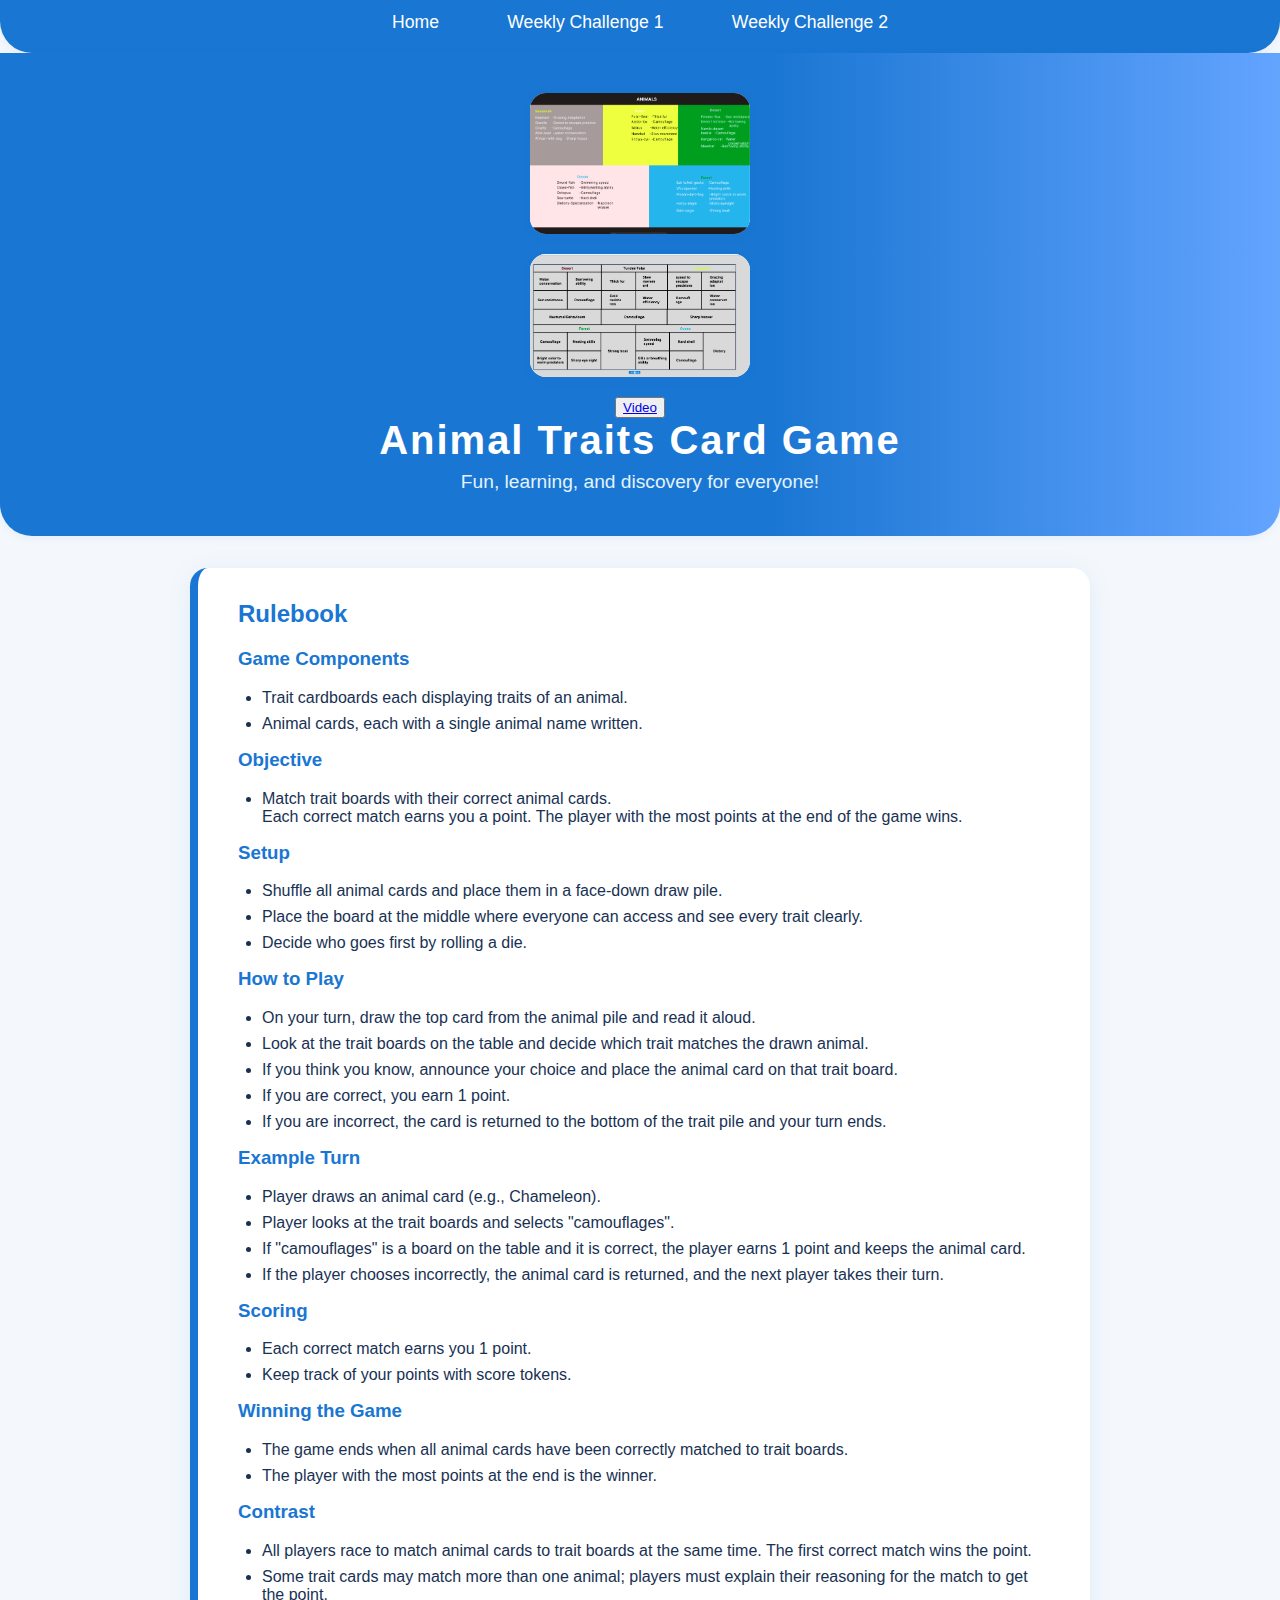
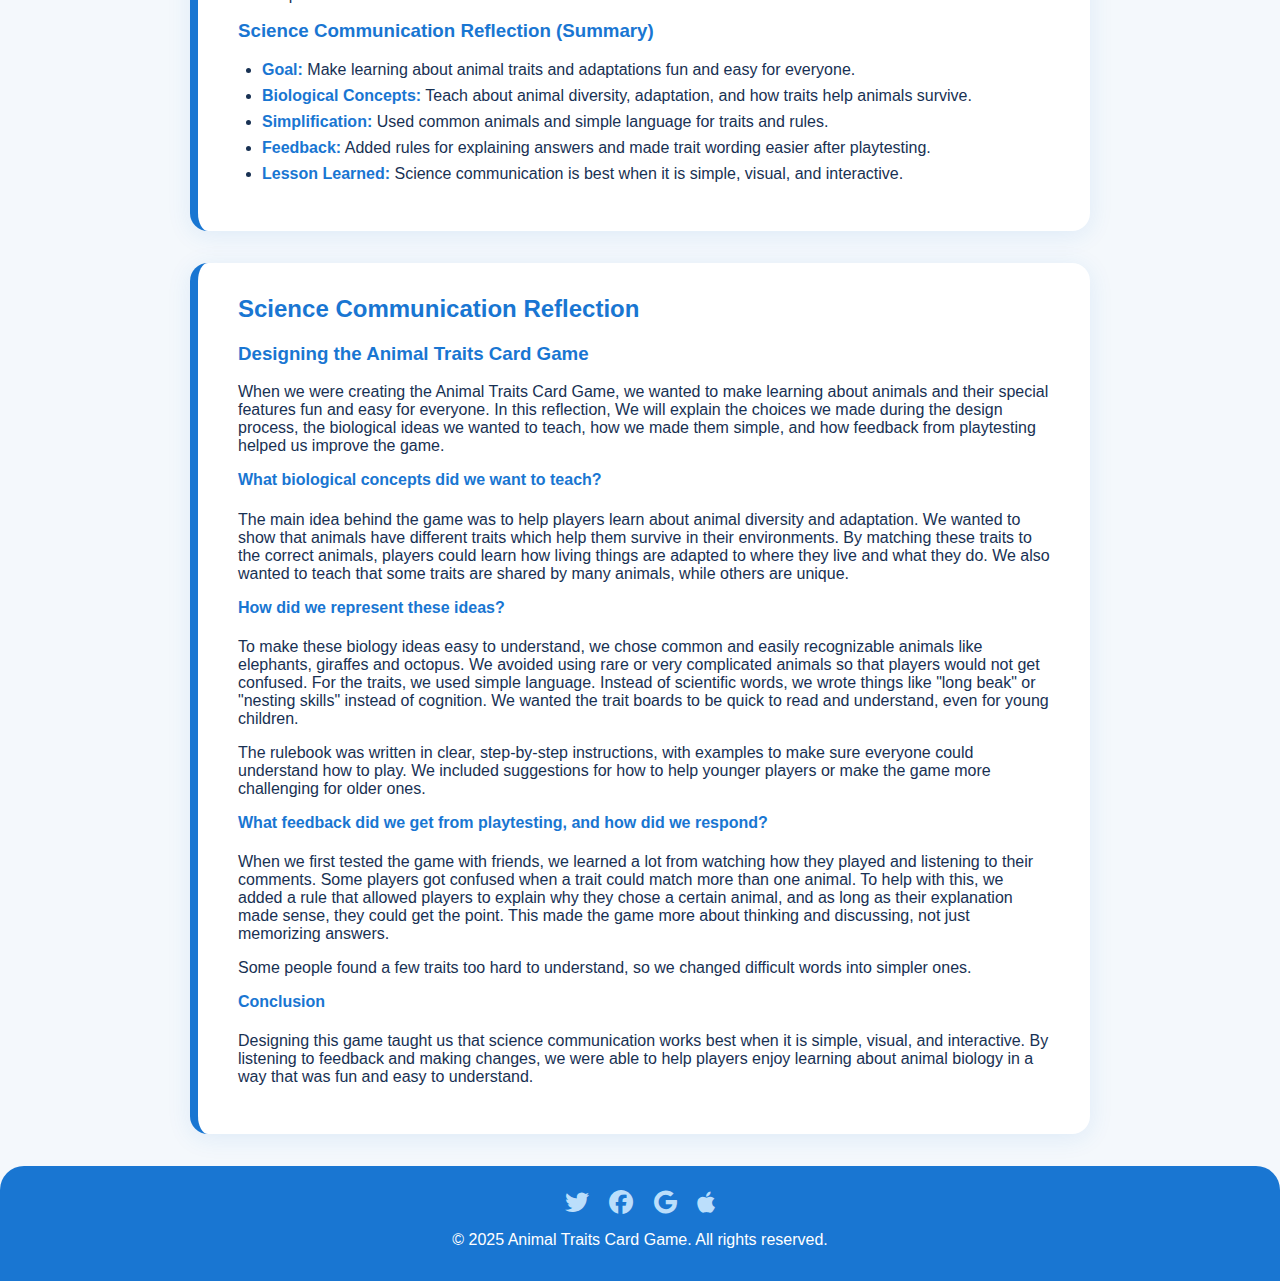
<file: week2.html>
<!DOCTYPE html>
<html lang="en">
<head>
    <meta charset="UTF-8">
    <meta name="viewport" content="width=device-width, initial-scale=1.0">
    <link rel="stylesheet" href="https://cdnjs.cloudflare.com/ajax/libs/font-awesome/6.7.2/css/all.min.css" integrity="sha512-Evv84Mr4kqVGRNSgIGL/F/aIDqQb7xQ2vcrdIwxfjThSH8CSR7PBEakCr51Ck+w+/U6swU2Im1vVX0SVk9ABhg==" crossorigin="anonymous" referrerpolicy="no-referrer" />
    <title>Animal Traits Card Game</title>
    <link rel="stylesheet" href="week2.css">
</head>
<body>
  <nav class="navbar">
        <ul>
            <li><a href="index.html">Home</a></li>
            <li><a href="week1.html">Weekly Challenge 1</a></li>
            <li><a href="week2.html">Weekly Challenge 2</a></li>
        </ul>
    </nav>
    <header>
        <div class="header-inner">
            <a href="images.html"><img src="images/Game-animal.png" alt="Animal Traits Card Game" class="game-image"></a>
            <a href="images.html"><img src="images/Game-animal2.png" alt="Animal Traits Card Game" class="game-image"></a>
            <button class="btn"><a href="images.html">Video</a></button>
            <h1>Animal Traits Card Game</h1>
            <p class="subtitle">Fun, learning, and discovery for everyone!</p>
        </div>
    </header>
    <div class="wrapper">
        <main>
         <section class="card rulebook" id="rulebook">
             <h2>Rulebook</h2>
            <h3>Game Components</h3>
            <ul>
                <li>Trait cardboards each displaying traits of an animal.</li>
                <li>Animal cards, each with a single animal name written.</li>
            </ul>
            <h3>Objective</h3>
            <ul>
                <li>Match trait boards with their correct animal cards.<br>
                    Each correct match earns you a point. The player with the most points at the end of the game wins.</li>
            </ul>
            <h3>Setup</h3>
            <ul>
                <li>Shuffle all animal cards and place them in a face-down draw pile.</li>
                <li>Place the board at the middle where everyone can access and see every trait clearly.</li>
                <li>Decide who goes first by rolling a die.</li>
            </ul>
            <h3>How to Play</h3>
            <ul>
                <li>On your turn, draw the top card from the animal pile and read it aloud.</li>
                <li>Look at the trait boards on the table and decide which trait matches the drawn animal.</li>
                <li>If you think you know, announce your choice and place the animal card on that trait board.</li>
                <li>If you are correct, you earn 1 point.</li>
                <li>If you are incorrect, the card is returned to the bottom of the trait pile and your turn ends.</li>
            </ul>
            <h3>Example Turn</h3>
            <ul>
                <li>Player draws an animal card (e.g., Chameleon).</li>
                <li>Player looks at the trait boards and selects "camouflages".</li>
                <li>If "camouflages" is a board on the table and it is correct, the player earns 1 point and keeps the animal card.</li>
                <li>If the player chooses incorrectly, the animal card is returned, and the next player takes their turn.</li>
            </ul>
            <h3>Scoring</h3>
            <ul>
                <li>Each correct match earns you 1 point.</li>
                <li>Keep track of your points with score tokens.</li>
            </ul>
            <h3>Winning the Game</h3>
            <ul>
                <li>The game ends when all animal cards have been correctly matched to trait boards.</li>
                <li>The player with the most points at the end is the winner.</li>
            </ul>
            <h3>Contrast</h3>
            <ul>
                <li>All players race to match animal cards to trait boards at the same time. The first correct match wins the point.</li>
                <li>Some trait cards may match more than one animal; players must explain their reasoning for the match to get the point.</li>
            </ul>
            <h3>Science Communication Reflection (Summary)</h3>
            <ul>
                <li><strong>Goal:</strong> Make learning about animal traits and adaptations fun and easy for everyone.</li>
                <li><strong>Biological Concepts:</strong> Teach about animal diversity, adaptation, and how traits help animals survive.</li>
                <li><strong>Simplification:</strong> Used common animals and simple language for traits and rules.</li>
                <li><strong>Feedback:</strong> Added rules for explaining answers and made trait wording easier after playtesting.</li>
                <li><strong>Lesson Learned:</strong> Science communication is best when it is simple, visual, and interactive.</li>
            </ul>
        </section>
        <section class="card reflection">
               <h2>Science Communication Reflection</h2>
            <h3>Designing the Animal Traits Card Game</h3>
            <p>
                When we were creating the Animal Traits Card Game, we wanted to make learning about animals and their special features fun and easy for everyone. In this reflection, We will explain the choices we made during the design process, the biological ideas we wanted to teach, how we made them simple, and how feedback from playtesting helped us improve the game.
            </p>
            <h4>What biological concepts did we want to teach?</h4>
            <p>
                The main idea behind the game was to help players learn about animal diversity and adaptation. We wanted to show that animals have different traits which help them survive in their environments. By matching these traits to the correct animals, players could learn how living things are adapted to where they live and what they do. We also wanted to teach that some traits are shared by many animals, while others are unique.
            </p>
            <h4>How did we represent these ideas?</h4>
            <p>
                To make these biology ideas easy to understand, we chose common and easily recognizable animals like elephants, giraffes and octopus. We avoided using rare or very complicated animals so that players would not get confused. For the traits, we used simple language. Instead of scientific words, we wrote things like "long beak" or "nesting skills" instead of cognition. We wanted the trait boards to be quick to read and understand, even for young children.
            </p>
            <p>
                The rulebook was written in clear, step-by-step instructions, with examples to make sure everyone could understand how to play. We included suggestions for how to help younger players or make the game more challenging for older ones.
            </p>
            <h4>What feedback did we get from playtesting, and how did we respond?</h4>
            <p>
                When we first tested the game with friends, we learned a lot from watching how they played and listening to their comments. Some players got confused when a trait could match more than one animal. To help with this, we added a rule that allowed players to explain why they chose a certain animal, and as long as their explanation made sense, they could get the point. This made the game more about thinking and discussing, not just memorizing answers.
            </p>
            <p>
                Some people found a few traits too hard to understand, so we changed difficult words into simpler ones.
            </p>
            <h4>Conclusion</h4>
            <p>
                Designing this game taught us that science communication works best when it is simple, visual, and interactive. By listening to feedback and making changes, we were able to help players enjoy learning about animal biology in a way that was fun and easy to understand.
            </p>

        </section>
        </main>
    </div>
    <footer>
        <div class="icons">
            <i class="fa-brands fa-twitter"></i>
            <i class="fa-brands fa-facebook"></i>
            <i class="fa-brands fa-google"></i>
            <i class="fa-brands fa-apple"></i>
        </div>
        
        <p>&copy; 2025 Animal Traits Card Game. All rights reserved.</p>
    </footer>

</body>
</html>
</file>
<file: week2.css>
body {
    margin: 0;
    padding: 0;
    font-family: 'Segoe UI', Arial, sans-serif;
    background: #f4f8fc;
    color: #183153;
}
.navbar {
    width: 100%;
    background-color: #1976d2;
    box-shadow: 0 2px 8px rgba(0,0,0,0.05);
    border-bottom-left-radius: 32px;
    border-bottom-right-radius: 32px;
}
.navbar ul {
    display: flex;
    gap: 30px;
    justify-content: center;
    align-items: center;
    list-style: none;
    margin: 0;
    padding: 0.75rem 0;
}

.navbar li {
    list-style: none;
}

.navbar a {
    color: #fff;
    text-decoration: none;
    font-size: 1.1rem;
    font-weight: 500;
    padding: 0.5rem 1.2rem;
    border-radius: 2rem;
}

.navbar a:hover,
.navbar a:focus {
    background: #fff;
    color: rgb(57, 168, 241);
}

.wrapper {
    max-width: 900px;
    margin: 2rem auto;
    padding: 0 1rem;
}

header {
    background: linear-gradient(90deg, #1976d2 60%, #63a4ff 100%);
    color: #fff;
    padding: 2.5rem 0 1.5rem 0;
    box-shadow: 0 2px 8px rgba(25, 118, 210, 0.08);
    border-bottom-left-radius: 32px;
    border-bottom-right-radius: 32px;
}

.header-inner {
    display: flex;
    flex-direction: column;
    align-items: center;
}

.game-image {
    width: 220px;
    margin-bottom: 1rem;
    border-radius: 16px;
    background: #fff;
    box-shadow: 0 2px 8px rgba(25, 118, 210, 0.08);
}

h1 {
    margin: 0;
    font-size: 2.5rem;
    letter-spacing: 2px;
}

.subtitle {
    font-size: 1.2rem;
    color: #e3f2fd;
    margin-top: 0.5rem;
}

.card {
    background: #fff;
    border-radius: 18px;
    box-shadow: 0 4px 24px rgba(25, 118, 210, 0.10);
    margin-bottom: 2rem;
    padding: 2rem 2.5rem;
    border-left: 8px solid #1976d2;
    transition: box-shadow 0.2s;
}

.card:hover {
    box-shadow: 0 8px 32px rgba(25, 118, 210, 0.18);
}

.card h2, .card h3, .card h4 {
    color: #1976d2;
    margin-top: 0;
}

ul {
    padding-left: 1.5rem;
}

li {
    margin-bottom: 0.5rem;
}

strong {
    color: #1976d2;
}

footer {
    background: #1976d2;
    color: #fff;
    text-align: center;
    padding: 1.5rem 0 1rem 0;
    margin-top: 2rem;
    border-top-left-radius: 24px;
    border-top-right-radius: 24px;
}

.icons {
    margin-bottom: 0.5rem;
}

.icons i {
    font-size: 1.5rem;
    margin: 0 0.5rem;
    color: #bbdefb;
    transition: color 0.2s;
}

.icons i:hover {
    color: #fff;
}

@media (max-width: 700px) {
    .card {
        padding: 1rem 0.5rem;
    }
    .wrapper {
        padding: 0 0.2rem;
    }
    .game-image {
        width: 80px;
    }
    h1 {
        font-size: 1.5rem;
    }
}
</file>
